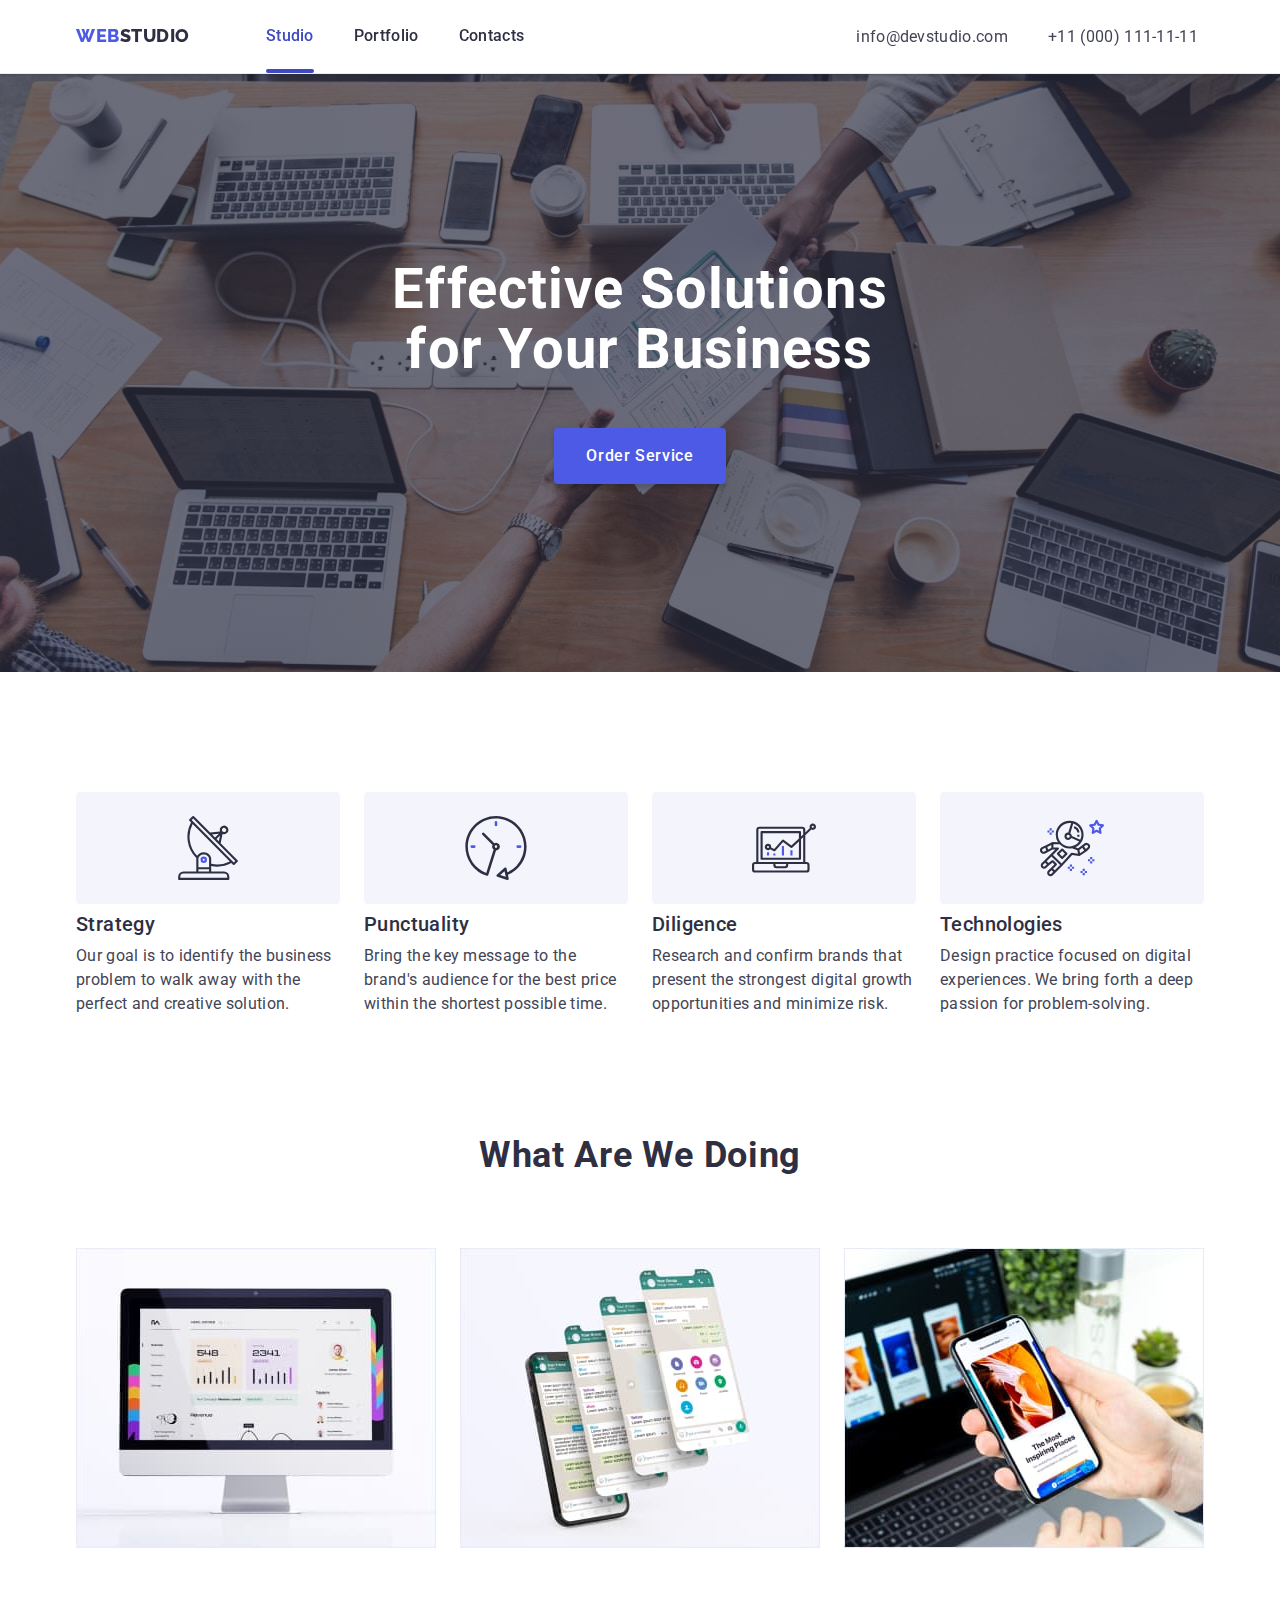
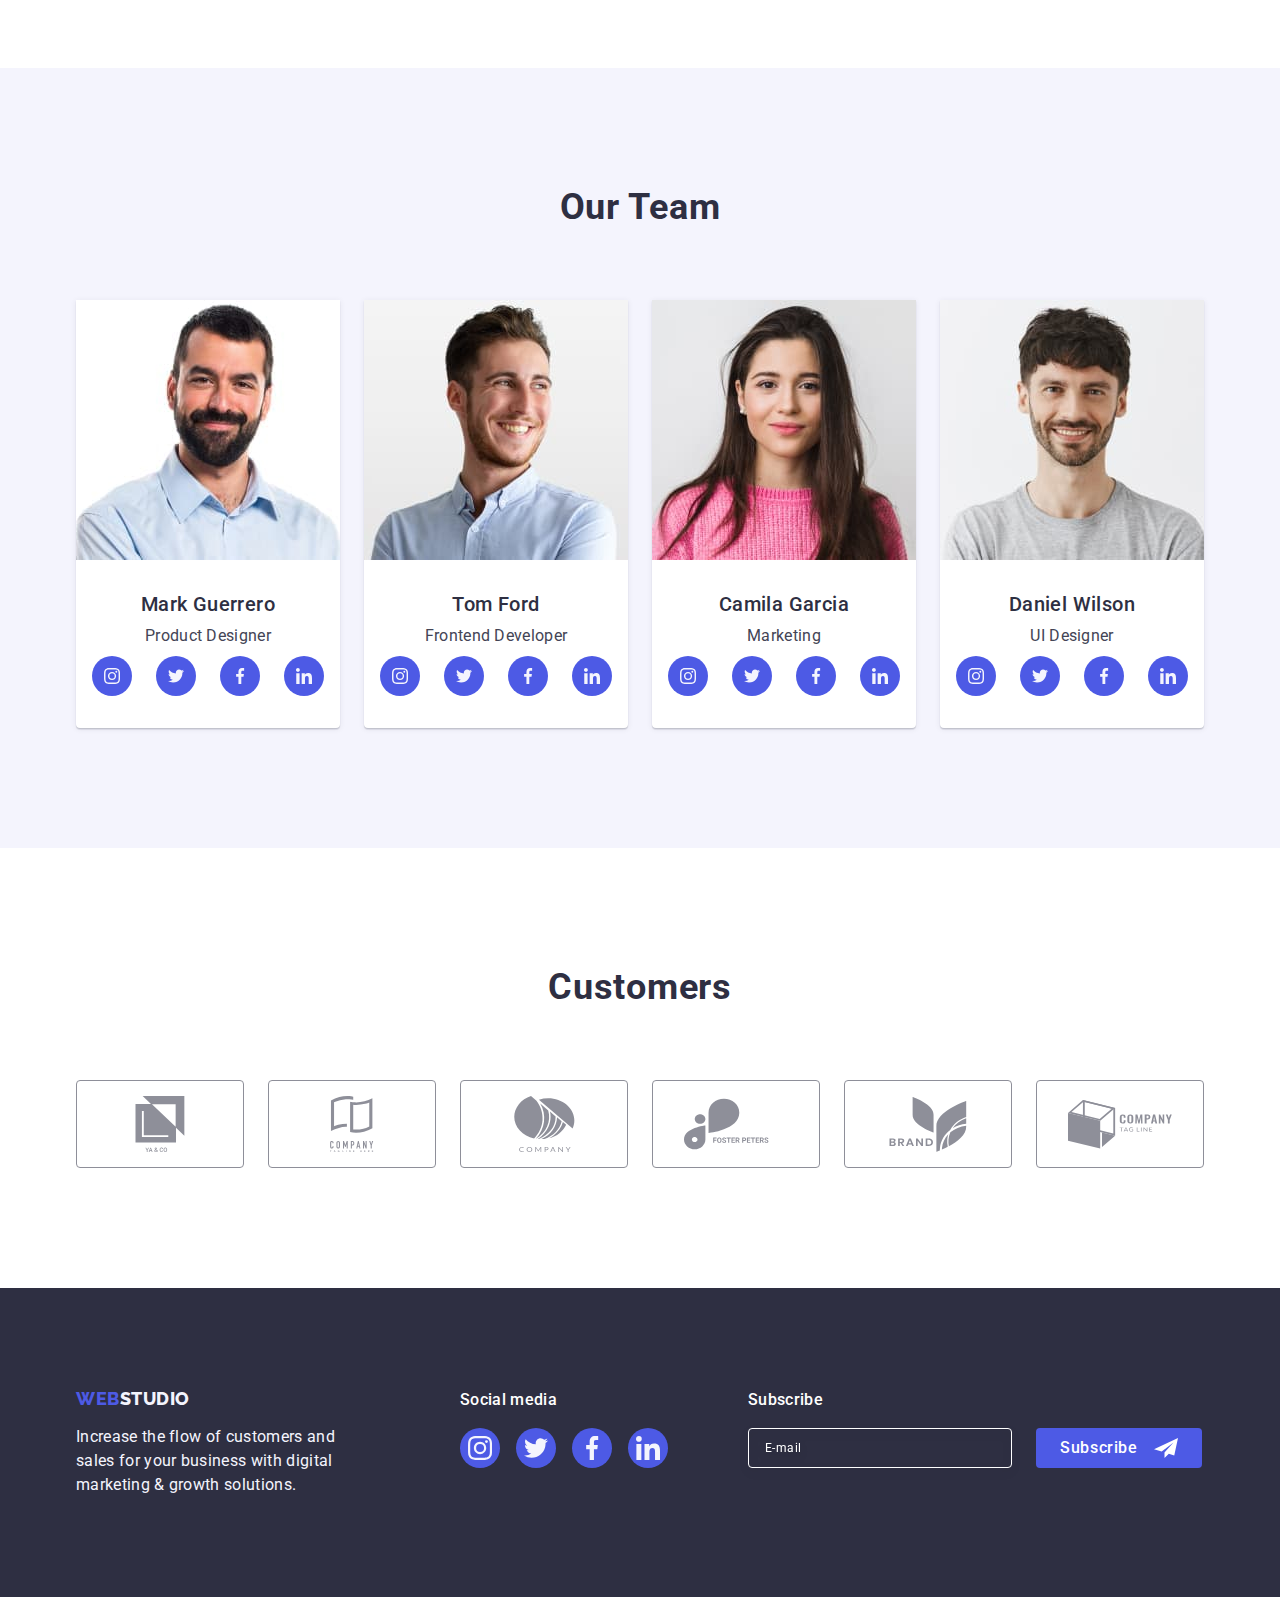
<file: index.html>
<!DOCTYPE html>
<html lang="en">
  <head>
    <meta charset="UTF-8" />
    <meta http-equiv="X-UA-Compatible" content="IE=edge" />
    <meta name="viewport" content="width=device-width, initial-scale=1.0" />
    <title>WebStudio</title>
    <link rel="preconnect" href="https://fonts.googleapis.com" />
    <link rel="preconnect" href="https://fonts.gstatic.com" crossorigin />
    <link
      href="https://fonts.googleapis.com/css2?family=Raleway:wght@800&family=Roboto:wght@400;500;700&display=swap"
      rel="stylesheet"
    />
    <link
      rel="stylesheet"
      href="https://cdn.jsdelivr.net/npm/modern-normalize@1.1.0/modern-normalize.min.css"
    />
    <link rel="stylesheet" href="./css/styles.css" />
  </head>
  <body class="body">
    <!-- Шапка сайта -->
    <header class="main-header">
      <div class="container flex header-fixed">
        <nav class="page-nav">
          <a class="link logo" href="./index.html">Web<span class="main-logo">Studio</span></a>
          <ul class="menu list">
            <li class="menu-item">
              <a class="menu-link current link list" href="./index.html">Studio</a>
            </li>
            <li class="menu-item">
              <a class="menu-link link list" href="./portfolio.html">Portfolio</a>
            </li>
            <li class="menu-item">
              <a class="menu-link link list" href="">Contacts</a>
            </li>
          </ul>
        </nav>
        <!-- Ссылки -->
        <address class="contacts">
          <ul class="list auth-nav">
            <li class="auth-nav-container">
              <a class="contact-link link" href="mailto:info@devstudio.com">info@devstudio.com </a>
            </li>
            <li class="auth-nav-container">
              <a class="contact-link link" href="tel:+110001111111">+11 (000) 111-11-11</a>
            </li>
          </ul>
        </address>
      </div>
    </header>
    <!-- Главная секция. Заголовок.Кнопка -->
    <main>
      <section class="main">
        <div class="hero container">
          <h1 class="hero-title">Effective Solutions for Your Business</h1>
          <button class="button" type="button" data-modal-open>Order Service</button>
        </div>
      </section>
      <!-- Особенности. Вложенный списк -->
      <section class="feature-section">
        <div class="feature container">
          <h2 class="hidden" style="display: none">Peculiarities</h2>
          <ul class="list box">
            <li class="feature-content">
              <div class="container-svg">
                <svg class="feature-svg" width="64" height="64">
                  <use class="feature-flex-svg" href="./images/icons.svg#icon-group"></use>
                </svg>
              </div>
              <h3 class="feature-title">Strategy</h3>
              <p class="feature-list">
                Our goal is to identify the business problem to walk away with the perfect and
                creative solution.
              </p>
            </li>
            <li class="feature-content">
              <div class="container-svg">
                <svg class="feature-svg" width="64" height="64">
                  <use class="feature-flex-svg" href="./images/icons.svg#icon-clock-1"></use>
                </svg>
              </div>

              <h3 class="feature-title">Punctuality</h3>
              <p class="feature-list">
                Bring the key message to the brand's audience for the best price within the shortest
                possible time.
              </p>
            </li>
            <li class="feature-content">
              <div class="container-svg">
                <svg class="feature-svg" width="64" height="64">
                  <use class="feature-flex-svg" href="./images/icons.svg#icon-diagram-1"></use>
                </svg>
              </div>
              <h3 class="feature-title">Diligence</h3>
              <p class="feature-list">
                Research and confirm brands that present the strongest digital growth opportunities
                and minimize risk.
              </p>
            </li>
            <li class="feature-content">
              <div class="container-svg">
                <svg class="feature-svg" width="64" height="64">
                  <use class="feature-flex-svg" href="./images/icons.svg#icon-astronaut-1"></use>
                </svg>
              </div>
              <h3 class="feature-title">Technologies</h3>
              <p class="feature-list">
                Design practice focused on digital experiences. We bring forth a deep passion for
                problem-solving.
              </p>
            </li>
          </ul>
        </div>
      </section>
      <!-- "Чем мы занимаемся" и "Наша команда" + Картинки -->
      <section class="section-img">
        <div class="container">
          <h2 class="section-title">What are we doing</h2>
          <ul class="list list-img">
            <li class="img-item">
              <img src="./images/img1.jpg" alt="laptop screen" width="360" />
            </li>
            <li class="img-item">
              <img src="./images/img2.jpg" alt="Phone with whatsapp picture" width="360" />
            </li>
            <li class="img-item">
              <img src="./images/img3.jpg" alt="hands holding phone" width="360" />
            </li>
          </ul>
        </div>
      </section>

      <!-- section-workers -->

      <section class="section-workers">
        <div class="container">
          <h2 class="title-team">Our Team</h2>
          <ul class="list cards-list">
            <li class="cards">
              <img class="team-img" src="./images/mark.jpg" alt="Man in blue shirt" width="264" />
              <div class="masters-description">
                <h3 class="title-master">Mark Guerrero</h3>
                <p class="list-description" lang="en">Product Designer</p>
                <ul class="social-list list">
                  <li class="social-list-item">
                    <a href="" class="social-list-link">
                      <svg class="social-list-icon" width="16" height="16">
                        <use href="./images/icons.svg#icon-instagram-2"></use>
                      </svg>
                    </a>
                  </li>
                  <li class="social-list-item">
                    <a href="" class="social-list-link">
                      <svg class="social-list-icon" width="16" height="16">
                        <use href="./images/icons.svg#icon-twitter-1"></use>
                      </svg>
                    </a>
                  </li>
                  <li class="social-list-item">
                    <a href="" class="social-list-link">
                      <svg class="social-list-icon" width="16" height="16">
                        <use href="./images/icons.svg#icon-facebook-1"></use>
                      </svg>
                    </a>
                  </li>
                  <li class="social-list-item">
                    <a href="" class="social-list-link">
                      <svg class="social-list-icon" width="16" height="16">
                        <use href="./images/icons.svg#icon-linkedin-1"></use>
                      </svg>
                    </a>
                  </li>
                </ul>
              </div>
            </li>
            <li class="cards">
              <img
                class="team-img"
                src="./images/tom.jpg"
                alt="The man with the Hollywood smile"
                width="264"
              />
              <div class="masters-description">
                <h3 class="title-master">Tom Ford</h3>
                <p class="list-description" lang="en">Frontend Developer</p>
                <ul class="social-list list">
                  <li class="social-list-item">
                    <a href="" class="social-list-link">
                      <svg class="social-list-icon" width="16" height="16">
                        <use href="./images/icons.svg#icon-instagram-2"></use>
                      </svg>
                    </a>
                  </li>
                  <li class="social-list-item">
                    <a href="" class="social-list-link">
                      <svg class="social-list-icon" width="16" height="16">
                        <use href="./images/icons.svg#icon-twitter-1"></use>
                      </svg>
                    </a>
                  </li>
                  <li class="social-list-item">
                    <a href="" class="social-list-link">
                      <svg class="social-list-icon" width="16" height="16">
                        <use href="./images/icons.svg#icon-facebook-1"></use>
                      </svg>
                    </a>
                  </li>
                  <li class="social-list-item">
                    <a href="" class="social-list-link">
                      <svg class="social-list-icon" width="16" height="16">
                        <use href="./images/icons.svg#icon-linkedin-1"></use>
                      </svg>
                    </a>
                  </li>
                </ul>
              </div>
            </li>
            <li class="cards">
              <img
                class="team-img"
                src="./images/camila.jpg"
                alt="Girl in a pink sweater"
                width="264"
              />
              <div class="masters-description">
                <h3 class="title-master">Camila Garcia</h3>
                <p class="list-description" lang="en">Marketing</p>
                <ul class="social-list list">
                  <li class="social-list-item">
                    <a href="" class="social-list-link">
                      <svg class="social-list-icon" width="16" height="16">
                        <use href="./images/icons.svg#icon-instagram-2"></use>
                      </svg>
                    </a>
                  </li>
                  <li class="social-list-item">
                    <a href="" class="social-list-link">
                      <svg class="social-list-icon" width="16" height="16">
                        <use href="./images/icons.svg#icon-twitter-1"></use>
                      </svg>
                    </a>
                  </li>
                  <li class="social-list-item">
                    <a href="" class="social-list-link">
                      <svg class="social-list-icon" width="16" height="16">
                        <use href="./images/icons.svg#icon-facebook-1"></use>
                      </svg>
                    </a>
                  </li>
                  <li class="social-list-item">
                    <a href="" class="social-list-link">
                      <svg class="social-list-icon" width="16" height="16">
                        <use href="./images/icons.svg#icon-linkedin-1"></use>
                      </svg>
                    </a>
                  </li>
                </ul>
              </div>
            </li>
            <li class="cards">
              <img
                class="team-img"
                src="./images/dan.jpg"
                alt="Man in a gray t-shirt"
                width="264"
              />
              <div class="masters-description">
                <h3 class="title-master">Daniel Wilson</h3>
                <p class="list-description" lang="en">UI Designer</p>
                <ul class="social-list list">
                  <li class="social-list-item">
                    <a href="" class="social-list-link">
                      <svg class="social-list-icon" width="16" height="16">
                        <use href="./images/icons.svg#icon-instagram-2"></use>
                      </svg>
                    </a>
                  </li>
                  <li class="social-list-item">
                    <a href="" class="social-list-link">
                      <svg class="social-list-icon" width="16" height="16">
                        <use href="./images/icons.svg#icon-twitter-1"></use>
                      </svg>
                    </a>
                  </li>
                  <li class="social-list-item">
                    <a href="" class="social-list-link">
                      <svg class="social-list-icon" width="16" height="16">
                        <use href="./images/icons.svg#icon-facebook-1"></use>
                      </svg>
                    </a>
                  </li>
                  <li class="social-list-item">
                    <a href="" class="social-list-link">
                      <svg class="social-list-icon" width="16" height="16">
                        <use href="./images/icons.svg#icon-linkedin-1"></use>
                      </svg>
                    </a>
                  </li>
                </ul>
              </div>
            </li>
          </ul>
        </div>
      </section>

      <!-- section 5-->

      <section class="client">
        <div class="container">
          <h2 class="client-title">Customers</h2>
          <ul class="client-list list">
            <li class="client-list-item">
              <a href="" class="client-list-link">
                <svg class="client-list-icon" width="104" height="56">
                  <use href="./images/icons.svg#icon-union"></use>
                </svg>
              </a>
            </li>
            <li class="client-list-item">
              <a href="" class="client-list-link">
                <svg class="client-list-icon" width="104" height="56">
                  <use href="./images/icons.svg#icon-group-1"></use>
                </svg>
              </a>
            </li>
            <li class="client-list-item">
              <a href="" class="client-list-link">
                <svg class="client-list-icon" width="104" height="56">
                  <use href="./images/icons.svg#icon-group-2"></use>
                </svg>
              </a>
            </li>
            <li class="client-list-item">
              <a href="" class="client-list-link">
                <svg class="client-list-icon" width="104" height="56">
                  <use href="./images/icons.svg#icon-group-3"></use>
                </svg>
              </a>
            </li>
            <li class="client-list-item">
              <a href="" class="client-list-link">
                <svg class="client-list-icon" width="104" height="56">
                  <use href="./images/icons.svg#icon-group-4"></use>
                </svg>
              </a>
            </li>
            <li class="client-list-item">
              <a href="" class="client-list-link">
                <svg class="client-list-icon" width="104" height="56">
                  <use href="./images/icons.svg#icon-group-5"></use>
                </svg>
              </a>
            </li>
          </ul>
        </div>
      </section>
    </main>
    <footer class="footer-section">
      <div class="container flex">
        <div class="media">
          <a class="link logo logo-item" href="./index.html"
            >Web<span class="footer-logo">Studio</span></a
          >
          <p class="footer-description">
            Increase the flow of customers and sales for your business with digital marketing &
            growth solutions.
          </p>
        </div>
        <div class="media-social-list-icon">
          <p class="footer-media-title">Social media</p>
          <ul class="footer-media-list list">
            <li class="footer-media-item">
              <a href="" class="footer-media-link">
                <svg class="footer-media-icon" width="24" height="24">
                  <use href="./images/icons.svg#icon-instagram-2"></use>
                </svg>
              </a>
            </li>
            <li class="footer-media-item">
              <a href="" class="footer-media-link">
                <svg class="footer-media-icon" width="24" height="24">
                  <use href="./images/icons.svg#icon-twitter-1"></use>
                </svg>
              </a>
            </li>
            <li class="footer-media-item">
              <a href="" class="footer-media-link">
                <svg class="footer-media-icon" width="24" height="24">
                  <use href="./images/icons.svg#icon-facebook-1"></use>
                </svg>
              </a>
            </li>
            <li class="footer-media-item">
              <a href="" class="footer-media-link">
                <svg class="footer-media-icon" width="24" height="24">
                  <use href="./images/icons.svg#icon-linkedin-1"></use>
                </svg>
              </a>
            </li>
          </ul>
        </div>
        <div class="subscribe-form-wrapper">
          <p class="subscribe-title">Subscribe</p>
          <form class="newsletter">
            <label class="newslatter-subscribe-form-wrapper">
              <input
                class="subscribe-mail"
                type="email"
                name="newsletter-email"
                placeholder="E-mail"
                pattern="[a-zA-Z]+"
              />
            </label>
            <button class="subscribe-button" type="submit">
              Subscribe
              <svg class="subscribe-button-icon" width="24" height="24">
                <use href="./images/icons.svg#icon-Frame"></use>
              </svg>
            </button>
          </form>
        </div>
      </div>
    </footer>
    <!-- modal-window -->
    <div class="backdrop is-hidden" data-modal>
      <div class="modal">
        <button type="button" class="modal-close-button" data-modal-close>
          <svg class="modal-close-icon" width="8" height="8">
            <use href="./images/icons.svg#icon-close-black-18dp-2-1"></use>
          </svg>
        </button>
        <p class="contact-form-title">Leave your contacts and we will call you back</p>
        <form class="contact-form">
          <div class="contact-form-wrapper">
            <label class="contact-form-field-lable" for="user-name"> Name </label>
            <div class="contact-form-input-wrapper">
              <input
                class="contact-form-input"
                type="text"
                name="user-name"
                required
                pattern="[a-zA-Zа-яА-ЯіІїЇґҐєЄ']+"
                id="user-name"
              />
              <svg class="contact-form-input-icon" width="18" height="24">
                <use href="./images/icons.svg#icon-person-black"></use>
              </svg>
            </div>
          </div>

          <div class="contact-form-wrapper">
            <label class="contact-form-field-lable" for="user-tel">Phone</label>
            <div class="contact-form-input-wrapper">
              <input
                class="contact-form-input"
                type="tel"
                name="user-tel"
                required
                pattern="[0-9]{3}-[0-9]{3}-[0-9]{2}-[0-9]{2}"
                id="user-tel"
                title="xxx-xxx-xx-xx"
              />
              <svg class="contact-form-input-icon" width="18" height="24">
                <use href="./images/icons.svg#icon-phone-black"></use>
              </svg>
            </div>
          </div>

          <div class="contact-form-wrapper">
            <label class="contact-form-field-lable" for="user-email">Email</label>
            <div class="contact-form-input-wrapper">
              <input
                class="contact-form-input"
                type="email"
                name="user-email"
                required
                id="user-email"
                pattern="[a-zA-Z]"
              />
              <svg class="contact-form-input-icon" width="18" height="24">
                <use href="./images/icons.svg#icon-email-black"></use>
              </svg>
            </div>
          </div>

          <div class="contact-form-comment-wrap">
            <label class="contact-form-field-lable" for="user-comment">Comment</label>
            <textarea
              class="contact-form-message"
              name="user-comment"
              placeholder="Text input"
              id="user-comment"
            ></textarea>
          </div>

          <div class="contact-form-field-wrapper">
            <input
              class="contact-form-checkbox visually-hidden"
              id="user-privacy"
              type="checkbox"
              name="user-privacy"
              required
              value="true"
            />
            <label class="contact-form-checkbox-wrapper" for="user-privacy">
              <span class="contact-form-svg-wrap"
                ><svg class="contact-form-own-checkbox" width="10" height="8">
                  <use
                    class="contact-form-checkmark-icon"
                    href="./images/icons.svg#icon-check"
                  ></use></svg
              ></span>
              I accept the terms and conditions of the <a class="priv" href="">Privacy Policy</a>
            </label>
          </div>
          <button class="contact-form-button" type="submit">Send</button>
        </form>
      </div>
    </div>
    <script src="./js/modal.js"></script>
  </body>
</html>
</file>
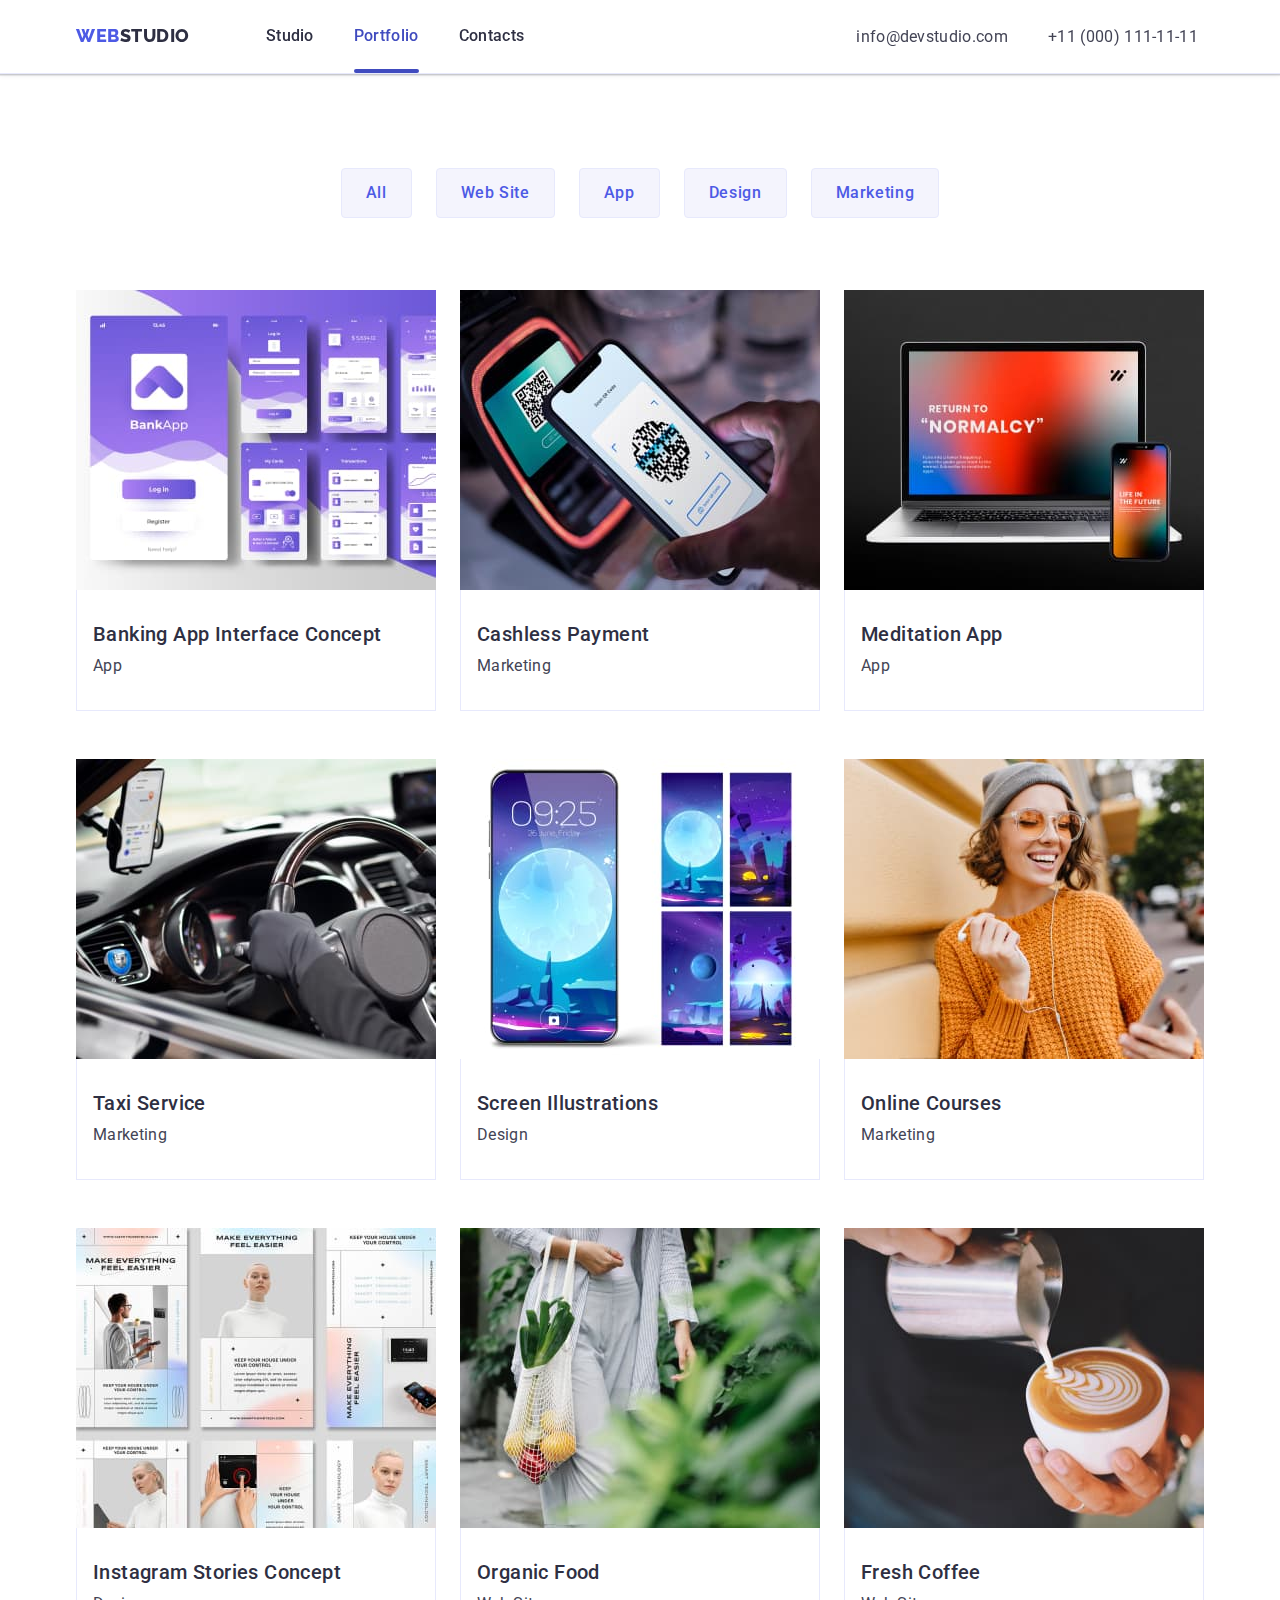
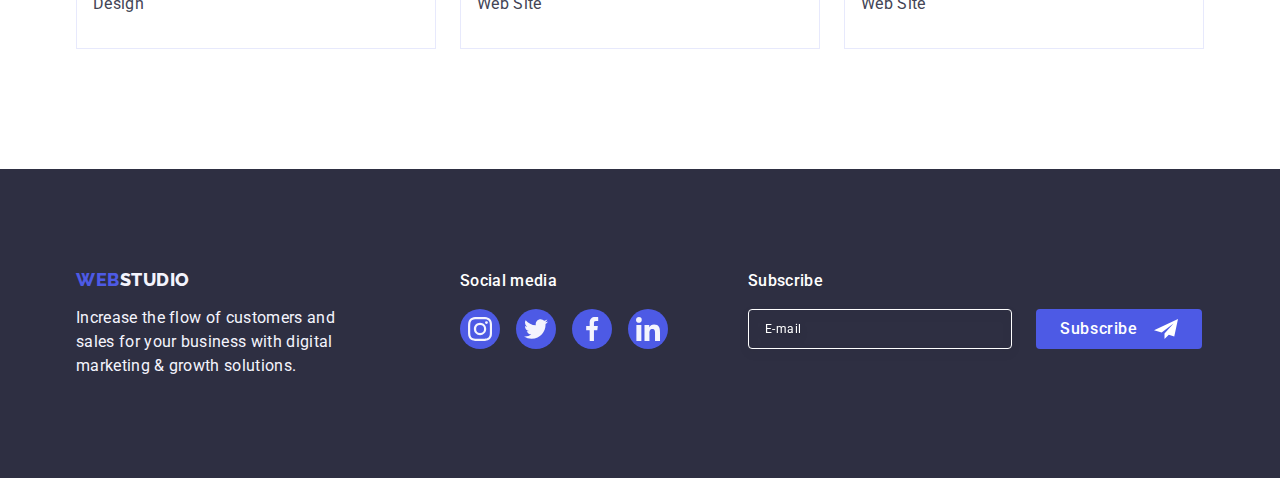
<file: portfolio.html>
<!DOCTYPE html>
<html lang="en">
  <head class="page-header">
    <meta charset="UTF-8" />
    <meta http-equiv="X-UA-Compatible" content="IE=edge" />
    <meta name="viewport" content="width=device-width, initial-scale=1.0" />
    <title>Portfolio</title>
    <link rel="preconnect" href="https://fonts.googleapis.com" />
    <link rel="preconnect" href="https://fonts.gstatic.com" crossorigin />
    <link
      href="https://fonts.googleapis.com/css2?family=Raleway:wght@800&family=Roboto:wght@400;500;700&display=swap"
      rel="stylesheet"
    />
    <link
      rel="stylesheet"
      href="https://cdn.jsdelivr.net/npm/modern-normalize@1.1.0/modern-normalize.min.css"
    />
    <link rel="stylesheet" href="./css/styles.css" />
  </head>
  <body class="page">
    <!-- Шапка -->
    <header class="main-header">
      <div class="container flex">
        <nav class="page-nav">
          <a class="link logo" href="./index.html">Web<span class="main-logo">Studio</span></a>
          <ul class="menu list">
            <li class="menu-item">
              <a class="menu-link link list" href="./index.html">Studio</a>
            </li>
            <li class="menu-item">
              <a class="menu-link current link list" href="./portfolio.html">Portfolio</a>
            </li>
            <li class="menu-item">
              <a class="menu-link link list" href="">Contacts</a>
            </li>
          </ul>
        </nav>
        <!-- Ссылки -->
        <address class="contacts">
          <ul class="list auth-nav">
            <li class="auth-nav-container">
              <a class="contact-link link" href="mailto:info@devstudio.com">info@devstudio.com </a>
            </li>
            <li class="auth-nav-container">
              <a class="contact-link link" href="tel:+110001111111">+11 (000) 111-11-11</a>
            </li>
          </ul>
        </address>
      </div>
    </header>
    <main>
      <!--Фильтры. Кнопки  -->

      <section class="section">
        <div class="container">
          <h1 class="hidden" style="display: none">Портфолио</h1>
          <ul class="list buttons">
            <li class="button-container">
              <button type="button" class="buttons-item list">All</button>
            </li>
            <li class="button-container">
              <button type="button" class="buttons-item list">Web Site</button>
            </li>
            <li class="button-container">
              <button type="button" class="buttons-item list">App</button>
            </li>
            <li class="button-container">
              <button type="button" class="buttons-item list">Design</button>
            </li>
            <li class="button-container">
              <button type="button" class="buttons-item list">Marketing</button>
            </li>
          </ul>

          <!-- Портфолио. Ссылки с картинками -->

          <ul class="list portfolio">
            <li class="portfolio-cards">
              <a href="" class="link portfolio-list">
                <div class="employees-list-img-wraper">
                  <img
                    src="./images//images2/bankapp.jpg"
                    alt="Banking App Interface Screens"
                    width="360"
                  />
                  <p class="overlay">
                    14 Stylish and User-Friendly App Design Concepts · Task Manager App · Calorie
                    Tracker App · Exotic Fruit Ecommerce App · Cloud Storage App
                  </p>
                </div>
                <div class="add-container">
                  <h2 class="portfolio-item">Banking App Interface Concept</h2>
                  <p class="list-title">App</p>
                </div>
              </a>
            </li>
            <li class="portfolio-cards">
              <a href="" class="link portfolio-list">
                <div class="employees-list-img-wraper">
                  <img
                    src="./images//images2/qrcode.jpg"
                    alt="phone screen with QR-code"
                    width="360"
                  />
                  <p class="overlay">
                    14 Stylish and User-Friendly App Design Concepts · Task Manager App · Calorie
                    Tracker App · Exotic Fruit Ecommerce App · Cloud Storage App
                  </p>
                </div>

                <div class="add-container">
                  <h2 class="portfolio-item">Cashless Payment</h2>
                  <p class="list-title">Marketing</p>
                </div>
              </a>
            </li>
            <li class="portfolio-cards">
              <a href="" class="link portfolio-list">
                <div class="employees-list-img-wraper">
                  <img
                    src="./images//images2/reterntonormal.jpg"
                    alt="laptop screen with a picture"
                    width="360"
                  />
                  <p class="overlay">
                    14 Stylish and User-Friendly App Design Concepts · Task Manager App · Calorie
                    Tracker App · Exotic Fruit Ecommerce App · Cloud Storage App
                  </p>
                </div>

                <div class="add-container">
                  <h2 class="portfolio-item">Meditation App</h2>
                  <p class="list-title">App</p>
                </div>
              </a>
            </li>
            <li class="portfolio-cards">
              <a href="" class="link portfolio-list">
                <div class="employees-list-img-wraper">
                  <img src="./images//images2/driver.jpg" alt="driver" width="360" />
                  <p class="overlay">
                    14 Stylish and User-Friendly App Design Concepts · Task Manager App · Calorie
                    Tracker App · Exotic Fruit Ecommerce App · Cloud Storage App
                  </p>
                </div>

                <div class="add-container">
                  <h2 class="portfolio-item">Taxi Service</h2>
                  <p class="list-title">Marketing</p>
                </div>
              </a>
            </li>
            <li class="portfolio-cards">
              <a href="" class="link portfolio-list">
                <div class="employees-list-img-wraper">
                  <img
                    src="./images//images2/moonscreen.jpg"
                    alt="phone screen with a moon"
                    width="360"
                  />
                  <p class="overlay">
                    14 Stylish and User-Friendly App Design Concepts · Task Manager App · Calorie
                    Tracker App · Exotic Fruit Ecommerce App · Cloud Storage App
                  </p>
                </div>

                <div class="add-container">
                  <h2 class="portfolio-item">Screen Illustrations</h2>
                  <p class="list-title">Design</p>
                </div>
              </a>
            </li>
            <li class="portfolio-cards">
              <a href="" class="link portfolio-list">
                <div class="employees-list-img-wraper">
                  <img src="./images//images2/smilelady.jpg" alt="lady with a smile" width="360" />
                  <p class="overlay">
                    14 Stylish and User-Friendly App Design Concepts · Task Manager App · Calorie
                    Tracker App · Exotic Fruit Ecommerce App · Cloud Storage App
                  </p>
                </div>

                <div class="add-container">
                  <h2 class="portfolio-item">Online Courses</h2>
                  <p class="list-title">Marketing</p>
                </div>
              </a>
            </li>
            <li class="portfolio-cards">
              <a href="" class="link portfolio-list">
                <div class="employees-list-img-wraper">
                  <img
                    src="./images//images2/feeleasyer.jpg"
                    alt="Instagram Stories Screens"
                    width="360"
                  />
                  <p class="overlay">
                    14 Stylish and User-Friendly App Design Concepts · Task Manager App · Calorie
                    Tracker App · Exotic Fruit Ecommerce App · Cloud Storage App
                  </p>
                </div>

                <div class="add-container">
                  <h2 class="portfolio-item">Instagram Stories Concept</h2>
                  <p class="list-title">Design</p>
                </div>
              </a>
            </li>
            <li class="portfolio-cards">
              <a href="" class="link portfolio-list">
                <div class="employees-list-img-wraper">
                  <img
                    src="./images//images2/pocket.jpg"
                    alt="lady with a pocket full of food"
                    width="360"
                  />
                  <p class="overlay">
                    14 Stylish and User-Friendly App Design Concepts · Task Manager App · Calorie
                    Tracker App · Exotic Fruit Ecommerce App · Cloud Storage App
                  </p>
                </div>

                <div class="add-container">
                  <h2 class="portfolio-item">Organic Food</h2>
                  <p class="list-title">Web Site</p>
                </div>
              </a>
            </li>
            <li class="portfolio-cards">
              <a href="" class="link portfolio-list">
                <div class="employees-list-img-wraper">
                  <img src="./images//images2/coffee.jpg" alt="coffee" width="360" />
                  <p class="overlay">
                    14 Stylish and User-Friendly App Design Concepts · Task Manager App · Calorie
                    Tracker App · Exotic Fruit Ecommerce App · Cloud Storage App
                  </p>
                </div>

                <div class="add-container">
                  <h2 class="portfolio-item">Fresh Coffee</h2>
                  <p class="list-title">Web Site</p>
                </div>
              </a>
            </li>
          </ul>
        </div>
      </section>
    </main>
    <footer class="footer-section">
      <div class="container flex">
        <div class="media">
          <a class="link logo logo-item" href="./index.html"
            >Web<span class="footer-logo">Studio</span></a
          >
          <p class="footer-description">
            Increase the flow of customers and sales for your business with digital marketing &
            growth solutions.
          </p>
        </div>
        <div class="media-social-list-icon">
          <p class="footer-media-title">Social media</p>
          <ul class="footer-media-list list">
            <li class="footer-media-item">
              <a href="" class="footer-media-link">
                <svg class="footer-media-icon" width="24" height="24">
                  <use href="./images/icons.svg#icon-instagram-2"></use>
                </svg>
              </a>
            </li>
            <li class="footer-media-item">
              <a href="" class="footer-media-link">
                <svg class="footer-media-icon" width="24" height="24">
                  <use href="./images/icons.svg#icon-twitter-1"></use>
                </svg>
              </a>
            </li>
            <li class="footer-media-item">
              <a href="" class="footer-media-link">
                <svg class="footer-media-icon" width="24" height="24">
                  <use href="./images/icons.svg#icon-facebook-1"></use>
                </svg>
              </a>
            </li>
            <li class="footer-media-item">
              <a href="" class="footer-media-link">
                <svg class="footer-media-icon" width="24" height="24">
                  <use href="./images/icons.svg#icon-linkedin-1"></use>
                </svg>
              </a>
            </li>
          </ul>
        </div>
        <div class="subscribe-form-wrapper">
          <p class="subscribe-title">Subscribe</p>
          <form class="newsletter">
            <label class="newslatter-subscribe-form-wrapper">
              <input
                class="subscribe-mail"
                type="email"
                name="newsletter-email"
                placeholder="E-mail"
                pattern="[a-zA-Z]+"
              />
            </label>
            <button class="subscribe-button" type="submit">
              Subscribe
              <svg class="subscribe-button-icon" width="24" height="24">
                <use href="./images/icons.svg#icon-Frame"></use>
              </svg>
            </button>
          </form>
        </div>
      </div>
    </footer>
    <script src="./js/modal.js"></script>
  </body>
</html>
</file>
<file: css/styles.css>
:root {
  --helper-text: #8e8f99;
  --main-text-color: #2e2f42;
  --secondary-text-color: #434455;
  --main-bg-color: #2e2f42;
  --secondary-bg-color: #f4f4fd;
  --accent-color: #4d5ae5;
  --primery-whitecolor: #ffffff;
  --pressed-state: #404bbf;
  --success: #31d0aa;
  --transition-duration-and-func: 250ms cubic-bezier(0.4, 0, 0.2, 1);
}

/* index.html */

.body {
  color: var(--secondary-text-color);
  background-color: var(--primery-whitecolor);

  font-family: Roboto, sans-serif;
  letter-spacing: 0.02em;

  font-size: 16px;
  line-height: 1.2;
}

/* Styles reset*/

.list {
  list-style: none;
}
.link {
  text-decoration: none;
}

h1,
h2,
h3,
h4,
p {
  margin-top: 0;
  margin-bottom: 0;
}

ul,
ol {
  margin-top: 0;
  margin-bottom: 0;
  padding-left: 0;
}

img {
  display: block;
}

button {
  cursor: pointer;
}

/* Header container */

.container {
  width: 1158px;
  margin-left: auto;
  margin-right: auto;
  padding-left: 15px;
  padding-right: 15px;
}

.flex {
  display: flex;
  align-items: baseline;
}
.main-header {
  position: fixed;
  top: 0;
  left: 0;
  z-index: 111;
  width: 100%;
  background-color: #ffffff;
  border-bottom: 1px solid #e7e9fc;
  box-shadow: 0px 2px 1px rgba(46, 47, 66, 0.08), 0px 1px 1px rgba(46, 47, 66, 0.16),
    0px 1px 6px rgba(46, 47, 66, 0.08);
}

/* Logo */

.logo {
  font-family: 'Raleway', sans-serif;
  font-weight: 800;
  font-size: 18px;
  line-height: 1.17;

  display: inline-block;
  align-items: center;
  letter-spacing: 0.03em;
  text-transform: uppercase;

  color: #4d5ae5;

  margin-right: 76px;
}

.logo-item {
  margin-bottom: 16px;
}

.main-logo {
  color: var(--main-text-color);
}

.blue-logo {
  color: var(--accent-color);

  font-family: 'Raleway', sans-serif;
  font-weight: 800;
  font-size: 18px;
  line-height: 1.17;

  display: flex;
  align-items: center;
  letter-spacing: 0.03em;
  text-transform: uppercase;
}

/*  Site nav */

.page-nav {
  display: flex;
  align-items: center;
}

.menu {
  display: flex;
}

.menu-link {
  font-family: 'Roboto', sans-serif;

  font-weight: 500;
  font-size: 16px;
  line-height: 1.5;

  letter-spacing: 0.02em;

  color: var(--main-text-color);

  display: block;
  padding-top: 24px;
  padding-bottom: 24px;
  transition: color var(--transition-duration-and-func);
}
.current {
  color: var(--pressed-state);
  position: relative;
}
.current::after {
  content: '';
  width: 100%;
  height: 4px;
  background-color: var(--pressed-state);
  border-radius: 2px;
  position: absolute;
  bottom: -1px;
  left: 0;
}

.menu-link:hover,
.menu-link:focus {
  color: #404bbf;
}

.menu-item:not(:last-child) {
  margin-right: 40px;
}

/* Site nav page 1-2 */

.contact-link {
  font-family: 'Roboto', sans-serif;
  font-weight: 400;
  font-size: 16px;
  line-height: 1.5;

  letter-spacing: 0.02em;

  color: #434455;

  transition: color var(--transition-duration-and-func);
}

.contacts {
  font-style: normal;
  margin-left: 332px;
}

.auth-nav {
  display: flex;
}

.auth-nav-container:not(:last-child) {
  margin-right: 40px;
}
.auth-nav-container {
  padding: 24px 0;
}
.auth-nav .contact-link:hover,
.auth-nav .contact-link:focus {
  color: #404bbf;
}

/* hero */
.main {
  padding: 188px 0;
  background-color: var(--main-bg-color);
  background-image: linear-gradient(rgba(46, 47, 66, 0.7), rgba(46, 47, 66, 0.7)),
    url(../images/people-office.jpg);
  background-size: cover;
  background-repeat: no-repeat;
  background-position: center;
  max-width: 1440px;
  height: 600px;
  margin: 72px auto 0 auto;
}

.hero-title {
  color: var(--primery-whitecolor);

  font-family: 'Roboto', sans-serif;
  font-weight: 700;
  font-size: 56px;
  line-height: 1.07;

  text-align: center;
  letter-spacing: 0.02em;

  max-width: 496px;
  height: 120px;

  margin-left: auto;
  margin-right: auto;
  margin-bottom: 48px;
}

.hero .button {
  color: var(--primery-whitecolor);
  background-color: var(--accent-color);

  font-weight: 500;
  font-size: 16px;
  line-height: 1.5;

  display: block;
  letter-spacing: 0.04em;
  text-align: center;
  font-family: inherit;

  margin-left: auto;
  margin-right: auto;

  padding: 16px 32px;
  min-width: 169px;
  min-height: 56px;

  border: none;
  box-shadow: 0px 4px 4px rgba(0, 0, 0, 0.15);
  border-radius: 4px;

  transition: background-color var(--transition-duration-and-func);
}

.button:hover,
.button:focus {
  background-color: #404bbf;
}

/* feature-list */
.feature-section {
  padding: 120px 0;
}

.feature {
  display: flex;
}

.box {
  display: flex;
}

.feature-list {
  font-family: 'Roboto', sans-serif;
  font-size: 16px;
  line-height: 1.5;
  letter-spacing: 0.02em;

  color: var(--secondary-text-color);

  width: 264px;
}

.feature-title {
  font-family: 'Roboto', sans-serif;
  font-weight: 500;
  font-size: 20px;
  line-height: 1.2;

  letter-spacing: 0.02em;

  color: var(--main-text-color);

  margin-bottom: 8px;
}

.feature-content:not(:last-child) {
  margin-right: 24px;
}
.feature-content {
  width: calc((100%-72px) / 4);
}
.container-svg {
  background-color: var(--secondary-bg-color);
  width: 264px;
  height: 112px;
  margin-bottom: 8px;
  border-radius: 4px;

  display: flex;
  justify-content: center;
  align-items: center;
}

/* section title 3-4 */

.section-title {
  font-family: 'Roboto', sans-serif;
  font-weight: 700;
  font-size: 36px;
  line-height: 1.11;

  text-align: center;
  letter-spacing: 0.02em;
  text-transform: capitalize;

  color: var(--main-text-color);

  margin-bottom: 72px;
}

.list-img {
  display: flex;
}

.img-item {
  width: calc((100% - 48px) / 3);
}
.img-item:not(:last-child) {
  margin-right: 24px;
}

.section-img {
  padding-bottom: 120px;
}
.section-workers {
  background-color: var(--secondary-bg-color);
  padding: 120px 0;
}

.title-team {
  font-family: 'Roboto', sans-serif;
  font-weight: 700;
  font-size: 36px;
  line-height: 1.11;

  text-align: center;
  letter-spacing: 0.02em;
  text-transform: capitalize;

  color: var(--main-text-color);

  margin-bottom: 72px;
}

.cards-list {
  display: flex;
}

.cards:not(:last-child) {
  margin-right: 24px;
}
.cards {
  background-color: var(--primery-whitecolor);
  box-shadow: 0px 1px 6px rgba(46, 47, 66, 0.08), 0px 1px 1px rgba(46, 47, 66, 0.16),
    0px 2px 1px rgba(46, 47, 66, 0.08);
  border-radius: 0px 0px 4px 4px;

  width: calc((100%-72px) / 4);
}

.masters-description {
  padding: 32px 0;
}

.title-master {
  font-family: 'Roboto', sans-serif;
  font-weight: 500;
  font-size: 20px;
  line-height: 1.2;

  text-align: center;
  letter-spacing: 0.02em;

  color: var(--main-text-color);

  margin-bottom: 8px;
}

.list-description {
  font-family: 'Roboto', sans-serif;
  font-size: 16px;
  line-height: 1.5;

  text-align: center;
  letter-spacing: 0.02em;

  color: var(--secondary-text-color);
}

.social-list {
  display: flex;
  justify-content: center;
  gap: 24px;
  margin-top: 8px;
}
.social-list-item {
  width: 40px;
  height: 40px;
}
.social-list-link {
  background-color: var(--accent-color);
  display: flex;
  justify-content: center;
  align-items: center;
  width: 100%;
  height: 100%;
  border-radius: 50%;

  transition: background-color var(--transition-duration-and-func);
}
.social-list-icon {
  fill: var(--secondary-bg-color);
}
.social-list-link:hover,
.social-list-link:focus {
  background-color: var(--pressed-state);
}

/*section-5 */
.client {
  padding: 120px 0;
}
.client-title {
  font-family: 'Roboto', sans-serif;
  font-style: normal;
  font-weight: 700;
  font-size: 36px;
  line-height: 1.1;

  text-align: center;
  letter-spacing: 0.02em;
  text-transform: capitalize;
  color: var(--main-text-color);
  margin-bottom: 72px;
}

.client-list {
  display: flex;
  justify-content: space-between;
  gap: 24px;
}

.client-list-link {
  color: #8e8f99;
  display: flex;
  justify-content: center;
  align-items: center;

  width: 168px;
  height: 88px;
  border: 1px solid #8e8f99;
  border-radius: 4px;

  transition: border-color var(--transition-duration-and-func),
    color var(--transition-duration-and-func);
}

.client-list-icon {
  fill: currentColor;
  transition: fill var(--transition-duration-and-func);
}

.client-list-link:hover,
.client-list-link:focus {
  border: 1px solid #404bbf;
  color: #404bbf;
}
.client-list-link:hover .client-list-icon,
.client-list-link:focus .client-list-icon {
  fill: #404bbf;
}
/* footer */

.footer-section {
  background-color: var(--main-bg-color);
  padding: 100px 0;
}

.media {
  margin-right: 120px;
}

.media-social-list-icon {
  margin-right: 80px;
}
.footer-media-list {
  display: flex;

  gap: 16px;
}
.footer-media-link {
  width: 40px;
  height: 40px;
  background-color: var(--accent-color);
  border-radius: 50%;
  display: flex;
  justify-content: center;
  align-items: center;
  transition: background-color var(--transition-duration-and-func);
}
.footer-media-link:hover,
.footer-media-link:focus {
  background-color: var(--success);
}

.footer-media-icon {
  fill: var(--secondary-bg-color);
}

.footer-media-title {
  font-family: 'Roboto', sans-serif;
  font-style: normal;
  font-weight: 500;
  font-size: 16px;
  line-height: 1.5;

  letter-spacing: 0.02em;
  color: var(--primery-whitecolor);
  margin-bottom: 16px;
}
.footer-logo {
  color: #f4f4fd;
}

.footer-description {
  font-family: 'Roboto', sans-serif;
  font-size: 16px;
  line-height: 1.5;

  letter-spacing: 0.02em;

  color: #f4f4fd;

  display: block;
  width: 264px;
  height: 72px;
}

/* Footer Subscribe */

.subscribe-title {
  font-family: 'Roboto', sans-serif;
  font-style: normal;
  font-weight: 500;
  font-size: 16px;
  line-height: 1.5;

  letter-spacing: 0.02em;
  color: var(--primery-whitecolor);
  margin-bottom: 16px;
}

.newsletter {
  display: flex;
}

.newslatter-subscribe-form-wrapper {
  margin-right: 24px;
}

.subscribe-mail {
  min-width: 264px;
  height: 40px;
  padding-top: 8px;
  padding-bottom: 8px;
  padding-left: 16px;
  padding-right: 0;
  background-color: transparent;
  border: 1px solid #ffffff;
  filter: drop-shadow(0px 4px 4px rgba(0, 0, 0, 0.15));
  border-radius: 4px;
  outline: none;
  font-family: 'Roboto';
  font-style: normal;
  font-weight: 400;
  font-size: 12px;
  line-height: 1.5;
  letter-spacing: 0.04em;
  color: var(--primery-whitecolor);
}
.subscribe-mail::placeholder {
  font-family: 'Roboto', sans-serif;
  font-style: normal;
  font-weight: 400;
  font-size: 12px;
  line-height: 2;
  letter-spacing: 0.04em;
  color: var(--primery-whitecolor);
}

.subscribe-button {
  min-width: 165px;
  height: 40px;
  font-family: 'Roboto', sans-serif;
  font-style: normal;
  font-weight: 500;
  font-size: 16px;
  line-height: 1.5;
  display: inline-flex;
  justify-content: center;
  align-items: center;
  text-align: center;
  letter-spacing: 0.04em;
  color: var(--primery-whitecolor);
  background: var(--accent-color);
  border-radius: 4px;
  border: none;
  padding: 8px 24px;
  transition: background-color var(--transition-duration-and-func);
}

.subscribe-button:hover,
.subscribe-button:focus {
  background-color: #404bbf;
}

.subscribe-button-icon {
  fill: currentColor;
  margin-left: 16px;
}
/* portfolio.html */

.button-box {
  padding-top: 96px;
  padding-bottom: 72px;
}

.buttons {
  display: flex;
  justify-content: center;
  gap: 24px;

  margin-bottom: 72px;
}

.buttons-item {
  font-family: 'Roboto', sans-serif;
  font-weight: 500;
  font-size: 16px;
  line-height: 1.5;

  letter-spacing: 0.04em;

  color: var(--accent-color);

  padding: 12px 24px;

  background-color: #f4f4fd;

  border: 1px solid #e7e9fc;
  border-radius: 4px;

  transition: color var(--transition-duration-and-func),
    background-color var(--transition-duration-and-func),
    border-color var(--transition-duration-and-func), box-shadow var(--transition-duration-and-func);
}

.buttons .buttons-item:hover,
.buttons .buttons-item:focus {
  color: var(--primery-whitecolor);
  background-color: #404bbf;
  border: 1px solid transparent;
  box-shadow: 0px 3px 1px rgba(0, 0, 0, 0.1), 0px 2px 1px rgba(0, 0, 0, 0.08),
    0px 2px 2px rgba(0, 0, 0, 0.12);
}

/* main */
.section {
  margin-top: 72px;
  padding: 96px 0 120px;
}
.portfolio-container {
  margin-left: 156px;
  margin-right: 156px;
  padding-bottom: 120px;
}

.portfolio {
  display: flex;
  flex-wrap: wrap;
}

.portfolio-cards {
  width: calc((100% - 48px) / 3);
}
.portfolio-cards:not(:nth-last-of-type(3n + 1)) {
  margin-right: 24px;
}
.portfolio-cards:not(:nth-last-child(-n + 3)) {
  margin-bottom: 48px;
}

.portfolio-cards {
  min-width: 360px;
  min-height: 420px;
}

.portfolio-item {
  font-family: 'Roboto', sans-serif;
  font-weight: 500;
  font-size: 20px;
  line-height: 1.2;

  letter-spacing: 0.02em;

  color: var(--main-text-color);

  margin-bottom: 8px;
}
.portfolio .list-title {
  font-family: 'Roboto', sans-serif;
  font-size: 16px;
  line-height: 1.5;

  letter-spacing: 0.02em;

  color: var(--secondary-text-color);

  margin-top: 8px;
}
.portfolio-list {
  display: block;
  transition: box-shadow 250ms cubic-bezier(0.4, 0, 0.2, 1);
}
.portfolio-list:hover,
.portfolio-list:focus {
  box-shadow: 0px 1px 6px rgba(46, 47, 66, 0.08), 0px 1px 1px rgba(46, 47, 66, 0.16),
    0px 2px 1px rgba(46, 47, 66, 0.08);
}

.employees-list-img-wraper {
  position: relative;
  overflow: hidden;
}
.overlay {
  position: absolute;
  top: 0;
  left: 0;
  padding: 40px 32px;
  overflow: auto;
  transform: translate(0px, 100%);
  transition: transform var(--transition-duration-and-func);

  width: 100%;
  height: 100%;
  font-family: 'Roboto', sans-serif;
  font-style: normal;
  font-weight: 400;
  font-size: 16px;
  line-height: 1.5;
  letter-spacing: 0.02em;
  color: var(--secondary-bg-color);
  background-color: var(--accent-color);
}

.portfolio-list:hover .overlay,
.portfolio-list:focus .overlay {
  transform: translate(0%);
}
.add-container {
  padding: 32px 16px;
  border: 1px solid #e7e9fc;
  border-top: none;
}

/* Backdrop */

.backdrop {
  position: fixed;
  top: 0;
  left: 0;
  width: 100%;
  height: 100%;
  background-color: rgba(46, 47, 66, 0.4);
  z-index: 11111;
  transition: opacity 250ms cubic-bezier(0.4, 0, 0.2, 1),
    visibility 250ms cubic-bezier(0.4, 0, 0.2, 1);
}

.modal {
  position: absolute;
  top: 50%;
  left: 50%;
  transform: translate(-50%, -50%);
  width: 408px;
  min-height: 584px;
  background-color: #fcfcfc;
  box-shadow: 0px 1px 1px rgba(0, 0, 0, 0.14), 0px 1px 3px rgba(0, 0, 0, 0.12),
    0px 2px 1px rgba(0, 0, 0, 0.2);
  border-radius: 4px;
  transition: transform 250ms cubic-bezier(0.4, 0, 0.2, 1);
  padding: 72px 24px 24px 24px;
}

.modal-close-button {
  background-color: #e7e9fc;
  border: 1px solid rgba(0, 0, 0, 0.1);
  border-radius: 50%;
  padding: 0;
  width: 24px;
  height: 24px;
  display: flex;
  justify-content: center;
  align-items: center;
  position: absolute;
  right: 24px;
  top: 24px;
  transition: background-color 250ms cubic-bezier(0.4, 0, 0.2, 1),
    border 250ms cubic-bezier(0.4, 0, 0.2, 1);
  fill: #2e2f42;
}
.modal .modal-close-button:hover,
.modal .modal-close-button:focus {
  background-color: var(--pressed-state);
  border: none;
}
.modal-close-icon {
  fill: currentColor;
  transition: fill 250ms cubic-bezier(0.4, 0, 0.2, 1);
}
.modal-close-button:hover .modal-close-icon,
.modal .modal-close-button:focus .modal-close-icon {
  fill: var(--primery-whitecolor);
}

.is-hidden {
  opacity: 0;
  visibility: hidden;
  pointer-events: none;
}

.contact-form-title {
  font-family: 'Roboto';
  font-style: normal;
  font-weight: 500;
  font-size: 16px;
  line-height: 1.5;
  text-align: center;
  letter-spacing: 0.02em;
  color: var(--main-text-color);
  margin-bottom: 16px;
}

.contact-form-checkbox-wrapper,
.contact-form-field-wrapper {
  display: block;
}

.contact-form-comment-wrap {
  margin-bottom: 16px;
}

.contact-form-field-wrapper {
  margin-bottom: 8px;
  color: var(--main-text-color);
}

.contact-form-checkbox-wrapper {
  margin-bottom: 24px;
  font-size: 12px;
  line-height: 1.17;
  letter-spacing: 0.04em;
  color: var(--helper-text);
}

.contact-form-input {
  height: 40px;
  width: 100%;
  border-radius: 4px;
  border: 1px solid rgba(46, 47, 66, 0.4);
  background-color: transparent;
  padding-top: 11px;
  padding-bottom: 11px;
  padding-left: 38px;
  outline: transparent;

  transition: border-color var(--transition-duration-and-func);
}

.contact-form-message {
  width: 100%;
  height: 120px;
  padding: 8px 16px;
  border-radius: 4px;
  resize: none;
  font-size: 12px;
  line-height: 1.17;
  letter-spacing: 0.04em;
  color: rgba(46, 47, 66, 0.4);
  border: 1px solid rgba(46, 47, 66, 0.2);
  background-color: transparent;
  outline: transparent;
  transition: border-color var(--transition-duration-and-func);
}

.contact-form-message:hover,
.contact-form-message:focus {
  outline-offset: 4px;
  outline-color: transparent;
  border: 1px solid #4d5ae5;
}

.contact-form-field-lable {
  font-family: 'Roboto', sans-serif;
  font-style: normal;
  font-weight: 400;
  font-size: 12px;
  line-height: 1.17;
  letter-spacing: 0.04em;
  color: var(--helper-text);
  display: block;
  margin-bottom: 4px;
}

.contact-form-wrapper {
  margin-bottom: 8px;
}

.contact-form-field-wrapper {
  font-family: 'Roboto', sans-serif;
  font-style: normal;
  font-weight: 400;
  font-size: 12px;
  line-height: 1.17;
  letter-spacing: 0.04em;
  color: var(--helper-text);
  display: block;
  margin-bottom: 4px;
}

.contact-form-input-wrapper {
  display: block;
  position: relative;
}
.contact-form-input-icon {
  position: absolute;
  top: 50%;
  left: 16px;
  transform: translateY(-50%);

  fill: currentColor;
  transition: fill var(--transition-duration-and-func);
}

.contact-form-input:hover,
.contact-form-input:focus {
  border: 1px solid #4d5ae5;

  outline-offset: 4px;
  outline-color: transparent;
}

.contact-form-input:hover + .contact-form-input-icon,
.contact-form-input:focus + .contact-form-input-icon {
  fill: var(--accent-color);
}

.contact-form-field-wrapper {
  margin-bottom: 24px;
}

.contact-form-svg-wrap {
  width: 16px;
  height: 16px;
  border: 1px solid rgba(46, 47, 66, 0.4);
  border-radius: 2px;
  display: inline-flex;
  align-items: center;
  justify-content: center;
  fill: transparent;
}
.contact-form-button {
  background-color: var(--accent-color);
  color: var(--primery-whitecolor);
  font-style: normal;
  font-weight: 500;
  font-size: 16px;
  line-height: 1.5;

  display: block;
  letter-spacing: 0.04em;
  text-align: center;
  font-family: inherit;

  margin-left: auto;
  margin-right: auto;

  padding: 16px 32px;
  min-width: 169px;
  min-height: 56px;

  border: none;
  box-shadow: 0px 4px 4px rgba(0, 0, 0, 0.15);
  border-radius: 4px;

  transition: background-color var(--transition-duration-and-func);
}

.contact-form-button:hover,
.contact-form-button:focus {
  background-color: var(--pressed-state);
}

.contact-form-checkbox:checked + .contact-form-checkbox-wrapper .contact-form-svg-wrap {
  background-color: var(--pressed-state);
  border: none;
  fill: var(--primery-whitecolor);
  border-color: var(--pressed-state);
}

.contact-form-checkbox:checked + .contact-form-own-checkbox .contact-form-checkmark-icon {
  opacity: 1;
}

.contact-form-checkbox:focus + .contact-form-own-checkbox {
  outline: 1px solid black;
}
.contact-form-checkbox {
  appearance: none;
  position: absolute;
  top: 0;
  left: 0;
}

.priv {
  color: var(--accent-color);
}
</file>
